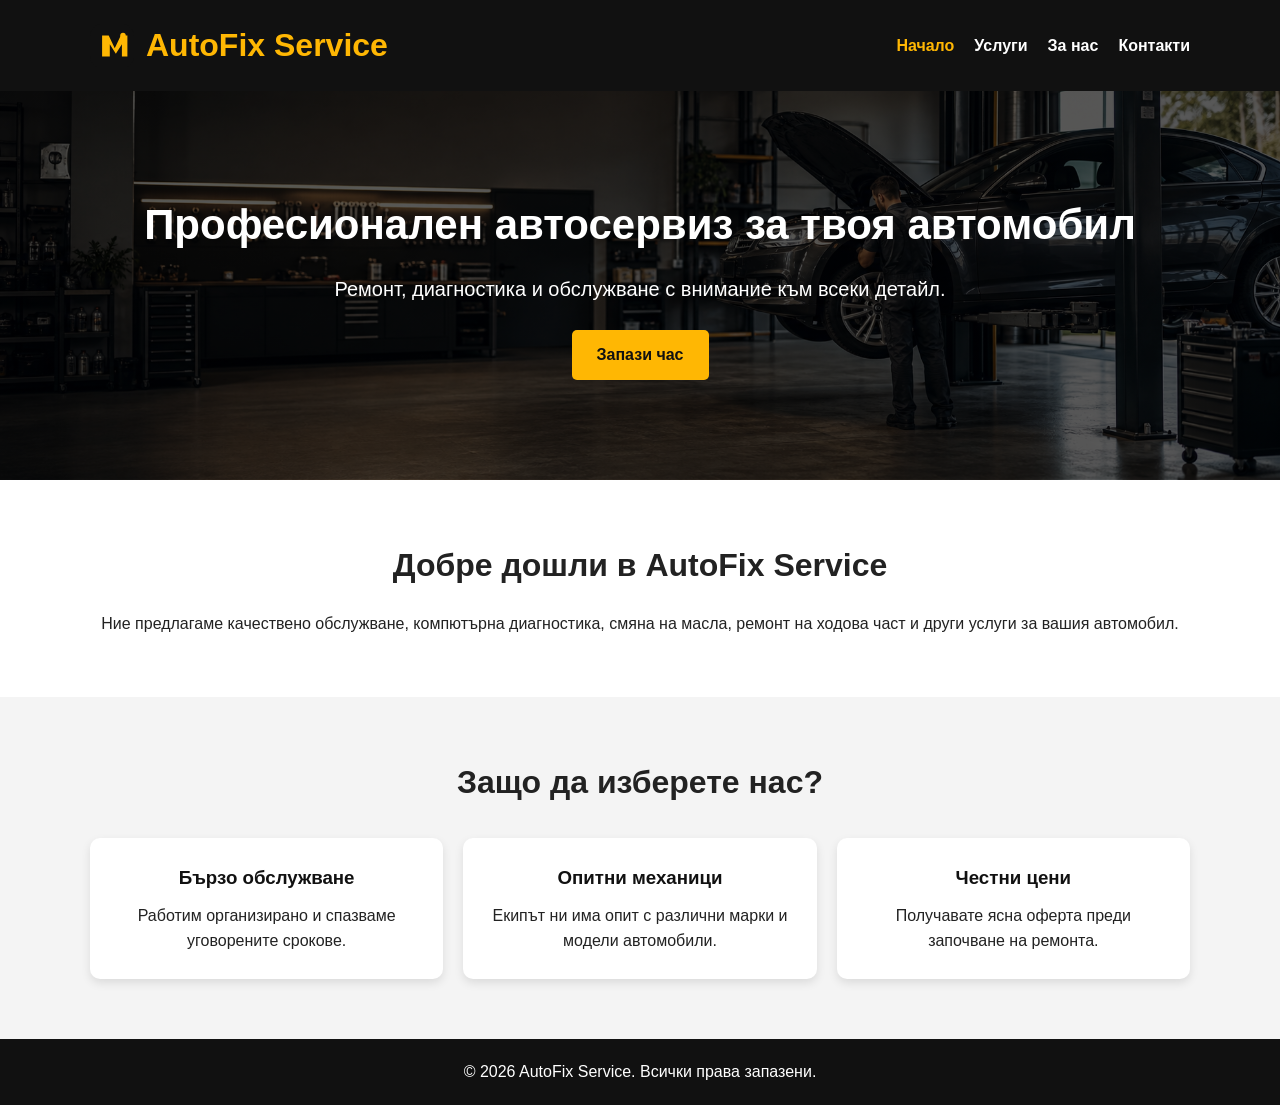
<file: index.html>
<!DOCTYPE html>
<html lang="bg">
<head>
    <meta charset="UTF-8">
    <meta name="viewport" content="width=device-width, initial-scale=1.0">
    <title>AutoFix Service | Автосервиз</title>
    <meta property="og:title" content="AutoFix Service | Автосервиз">
    <meta property="og:description" content="Професионален автосервиз с качествено обслужване и бързи ремонти.">
    <meta property="og:image" content="images/logo.svg">
    <meta property="twitter:card" content="summary_large_image">

    <!-- Връзка към CSS файла -->
    <link rel="icon" href="images/favicon.svg">
    <link rel="stylesheet" href="css/styles.css">
</head>
<body>

    <!-- Header / Горна част -->
    <header>
        <div class="container">
            <a href="index.html" class="logo" aria-label="AutoFix Service">
                <img src="images/logo.svg" alt="Лого AutoFix Service" class="site-logo-image">
                <span>AutoFix Service</span>
            </a>

            <nav>
                <ul>
                    <li><a class="active" href="index.html">Начало</a></li>
                    <li><a href="services.html">Услуги</a></li>
                    <li><a href="about.html">За нас</a></li>
                    <li><a href="contact.html">Контакти</a></li>
                </ul>
            </nav>
        </div>
    </header>

    <!-- Hero секция -->
    <section class="hero">
        <div class="container">
            <h2>Професионален автосервиз за твоя автомобил</h2>
            <p>Ремонт, диагностика и обслужване с внимание към всеки детайл.</p>
            <a href="contact.html" class="btn">Запази час</a>
        </div>
    </section>

    <!-- Основно съдържание -->
    <main>
        <section class="intro">
            <div class="container">
                <h2>Добре дошли в AutoFix Service</h2>
                <p>
                    Ние предлагаме качествено обслужване, компютърна диагностика,
                    смяна на масла, ремонт на ходова част и други услуги за вашия автомобил.
                </p>
            </div>
        </section>

        <section class="features">
            <div class="container">
                <h2>Защо да изберете нас?</h2>

                <div class="cards">
                    <div class="card">
                        <h3>Бързо обслужване</h3>
                        <p>Работим организирано и спазваме уговорените срокове.</p>
                    </div>

                    <div class="card">
                        <h3>Опитни механици</h3>
                        <p>Екипът ни има опит с различни марки и модели автомобили.</p>
                    </div>

                    <div class="card">
                        <h3>Честни цени</h3>
                        <p>Получавате ясна оферта преди започване на ремонта.</p>
                    </div>
                </div>
            </div>
        </section>
    </main>

    <!-- Footer / Долна част -->
    <footer>
        <div class="container">
            <p>&copy; 2026 AutoFix Service. Всички права запазени.</p>
        </div>
    </footer>

    <!-- Връзка към JavaScript файла -->
    <script src="js/scripts.js"></script>
</body>
</html>
</file>
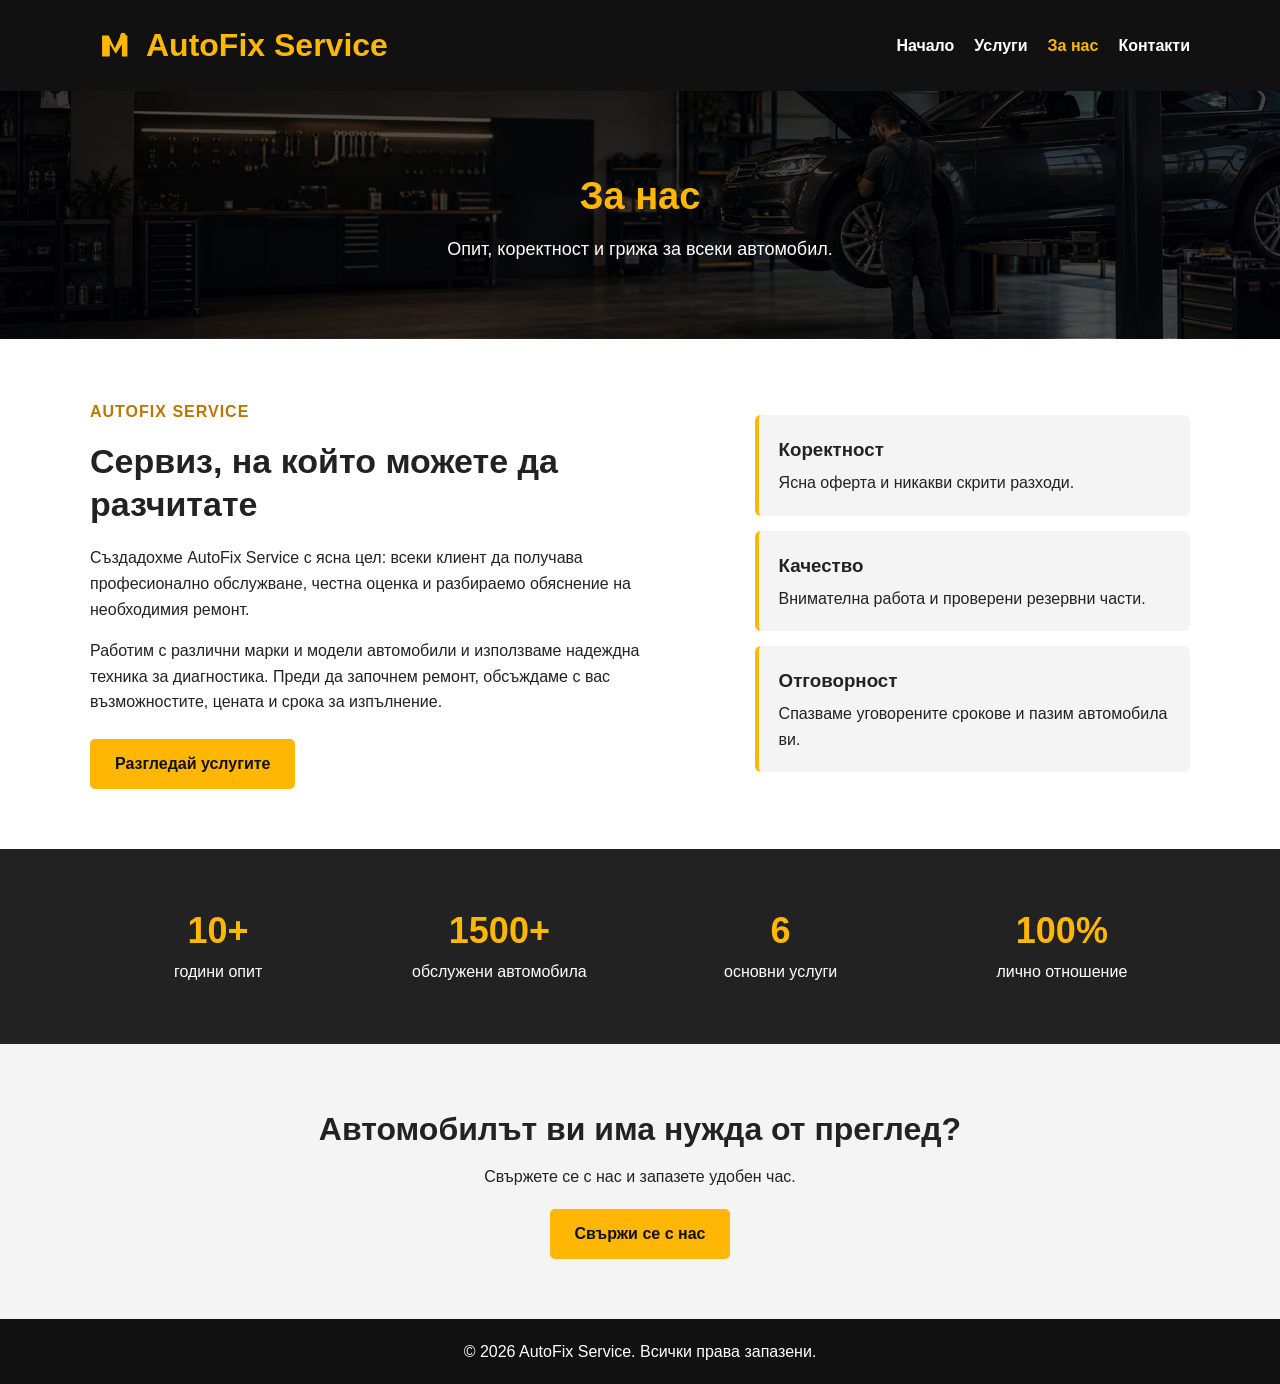
<file: about.html>
<!DOCTYPE html>
<html lang="bg">
<head>
    <meta charset="UTF-8">
    <meta name="viewport" content="width=device-width, initial-scale=1.0">
    <title>За нас | AutoFix Service</title>
    <meta property="og:title" content="За нас | AutoFix Service">
    <meta property="og:description" content="Професионален автосервиз с качествено обслужване и бързи ремонти.">
    <meta property="og:image" content="images/logo.svg">
    <meta property="twitter:card" content="summary_large_image">
    <link rel="icon" href="images/favicon.svg">
    <link rel="stylesheet" href="css/styles.css">
</head>
<body>
    <header>
        <div class="container">
            <a href="index.html" class="logo" aria-label="AutoFix Service">
                <img src="images/logo.svg" alt="Лого AutoFix Service" class="site-logo-image">
                <span>AutoFix Service</span>
            </a>

            <nav>
                <ul>
                    <li><a href="index.html">Начало</a></li>
                    <li><a href="services.html">Услуги</a></li>
                    <li><a class="active" href="about.html">За нас</a></li>
                    <li><a href="contact.html">Контакти</a></li>
                </ul>
            </nav>
        </div>
    </header>

    <main>
        <section class="page-hero">
            <div class="container">
                <h2>За нас</h2>
                <p>Опит, коректност и грижа за всеки автомобил.</p>
            </div>
        </section>

        <section class="about-section">
            <div class="container about-content">
                <div class="about-text">
                    <p class="section-label">AutoFix Service</p>
                    <h2>Сервиз, на който можете да разчитате</h2>
                    <p>
                        Създадохме AutoFix Service с ясна цел: всеки клиент да получава
                        професионално обслужване, честна оценка и разбираемо обяснение
                        на необходимия ремонт.
                    </p>
                    <p>
                        Работим с различни марки и модели автомобили и използваме
                        надеждна техника за диагностика. Преди да започнем ремонт,
                        обсъждаме с вас възможностите, цената и срока за изпълнение.
                    </p>
                    <a href="services.html" class="btn">Разгледай услугите</a>
                </div>

                <div class="about-values">
                    <article>
                        <h3>Коректност</h3>
                        <p>Ясна оферта и никакви скрити разходи.</p>
                    </article>
                    <article>
                        <h3>Качество</h3>
                        <p>Внимателна работа и проверени резервни части.</p>
                    </article>
                    <article>
                        <h3>Отговорност</h3>
                        <p>Спазваме уговорените срокове и пазим автомобила ви.</p>
                    </article>
                </div>
            </div>
        </section>

        <section class="stats-section">
            <div class="container stats-grid">
                <div class="stat">
                    <strong>10+</strong>
                    <span>години опит</span>
                </div>
                <div class="stat">
                    <strong>1500+</strong>
                    <span>обслужени автомобила</span>
                </div>
                <div class="stat">
                    <strong>6</strong>
                    <span>основни услуги</span>
                </div>
                <div class="stat">
                    <strong>100%</strong>
                    <span>лично отношение</span>
                </div>
            </div>
        </section>

        <section class="about-cta">
            <div class="container">
                <h2>Автомобилът ви има нужда от преглед?</h2>
                <p>Свържете се с нас и запазете удобен час.</p>
                <a href="contact.html" class="btn">Свържи се с нас</a>
            </div>
        </section>
    </main>

    <footer>
        <div class="container">
            <p>&copy; 2026 AutoFix Service. Всички права запазени.</p>
        </div>
    </footer>
</body>
</html>
</file>
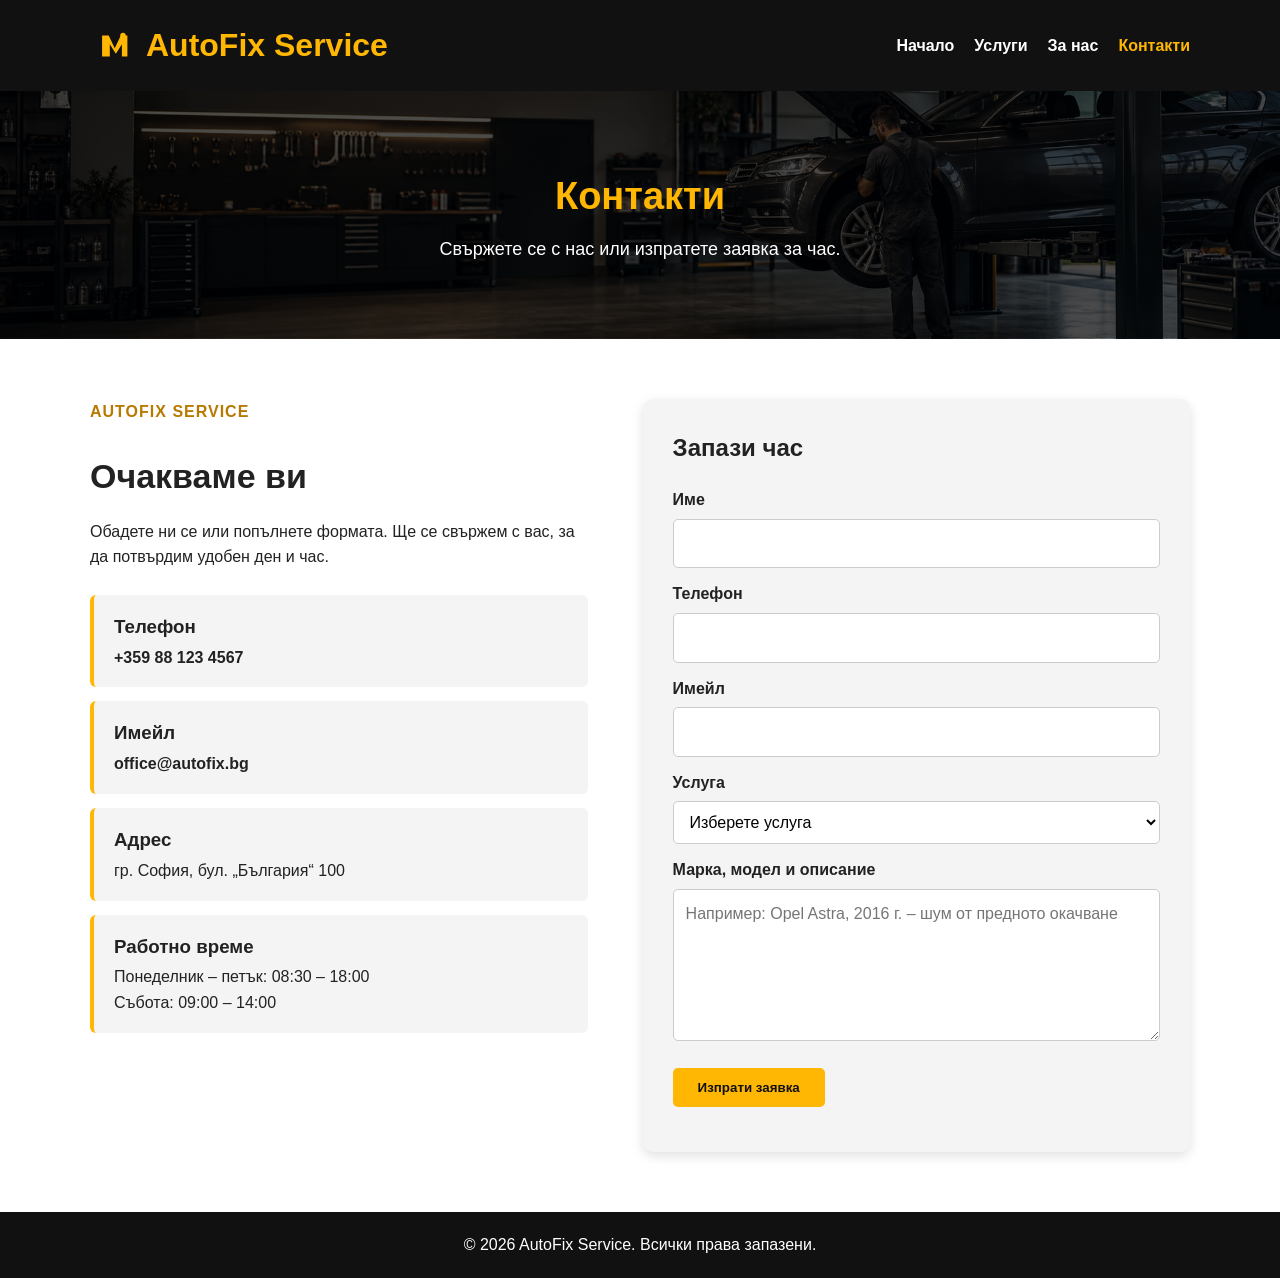
<file: contact.html>
<!DOCTYPE html>
<html lang="bg">
<head>
    <meta charset="UTF-8">
    <meta name="viewport" content="width=device-width, initial-scale=1.0">
    <title>Контакти | AutoFix Service</title>
    <meta property="og:title" content="Контакти | AutoFix Service">
    <meta property="og:description" content="Професионален автосервиз с качествено обслужване и бързи ремонти.">
    <meta property="og:image" content="images/logo.svg">
    <meta property="twitter:card" content="summary_large_image">
    <link rel="icon" href="images/favicon.svg">
    <link rel="stylesheet" href="css/styles.css">
</head>
<body>
    <header>
        <div class="container">
            <a href="index.html" class="logo" aria-label="AutoFix Service">
                <img src="images/logo.svg" alt="Лого AutoFix Service" class="site-logo-image">
                <span>AutoFix Service</span>
            </a>

            <nav>
                <ul>
                    <li><a href="index.html">Начало</a></li>
                    <li><a href="services.html">Услуги</a></li>
                    <li><a href="about.html">За нас</a></li>
                    <li><a class="active" href="contact.html">Контакти</a></li>
                </ul>
            </nav>
        </div>
    </header>

    <main>
        <section class="page-hero">
            <div class="container">
                <h2>Контакти</h2>
                <p>Свържете се с нас или изпратете заявка за час.</p>
            </div>
        </section>

        <section class="contact-section">
            <div class="container contact-layout">
                <div class="contact-info">
                    <p class="section-label">AutoFix Service</p>
                    <h2>Очакваме ви</h2>
                    <p>
                        Обадете ни се или попълнете формата. Ще се свържем с вас,
                        за да потвърдим удобен ден и час.
                    </p>

                    <div class="contact-list">
                        <article>
                            <h3>Телефон</h3>
                            <a href="tel:+359881234567">+359 88 123 4567</a>
                        </article>
                        <article>
                            <h3>Имейл</h3>
                            <a href="mailto:office@autofix.bg">office@autofix.bg</a>
                        </article>
                        <article>
                            <h3>Адрес</h3>
                            <p>гр. София, бул. „България“ 100</p>
                        </article>
                        <article>
                            <h3>Работно време</h3>
                            <p>Понеделник – петък: 08:30 – 18:00</p>
                            <p>Събота: 09:00 – 14:00</p>
                        </article>
                    </div>
                </div>

                <form class="contact-form" id="booking-form">
                    <h2>Запази час</h2>

                    <label for="name">Име</label>
                    <input type="text" id="name" name="name" autocomplete="name" required>

                    <label for="phone">Телефон</label>
                    <input type="tel" id="phone" name="phone" autocomplete="tel" required>

                    <label for="email">Имейл</label>
                    <input type="email" id="email" name="email" autocomplete="email">

                    <label for="service">Услуга</label>
                    <select id="service" name="service" required>
                        <option value="">Изберете услуга</option>
                        <option>Компютърна диагностика</option>
                        <option>Смяна на масло и филтри</option>
                        <option>Спирачна система</option>
                        <option>Ходова част</option>
                        <option>Гуми и баланс</option>
                        <option>Климатична система</option>
                    </select>

                    <label for="message">Марка, модел и описание</label>
                    <textarea id="message" name="message" rows="5"
                              placeholder="Например: Opel Astra, 2016 г. – шум от предното окачване"></textarea>

                    <button type="submit" class="btn">Изпрати заявка</button>
                    <p class="form-message" id="form-message" aria-live="polite"></p>
                </form>
            </div>
        </section>
    </main>

    <footer>
        <div class="container">
            <p>&copy; 2026 AutoFix Service. Всички права запазени.</p>
        </div>
    </footer>

    <script src="js/scripts.js"></script>
</body>
</html>
</file>
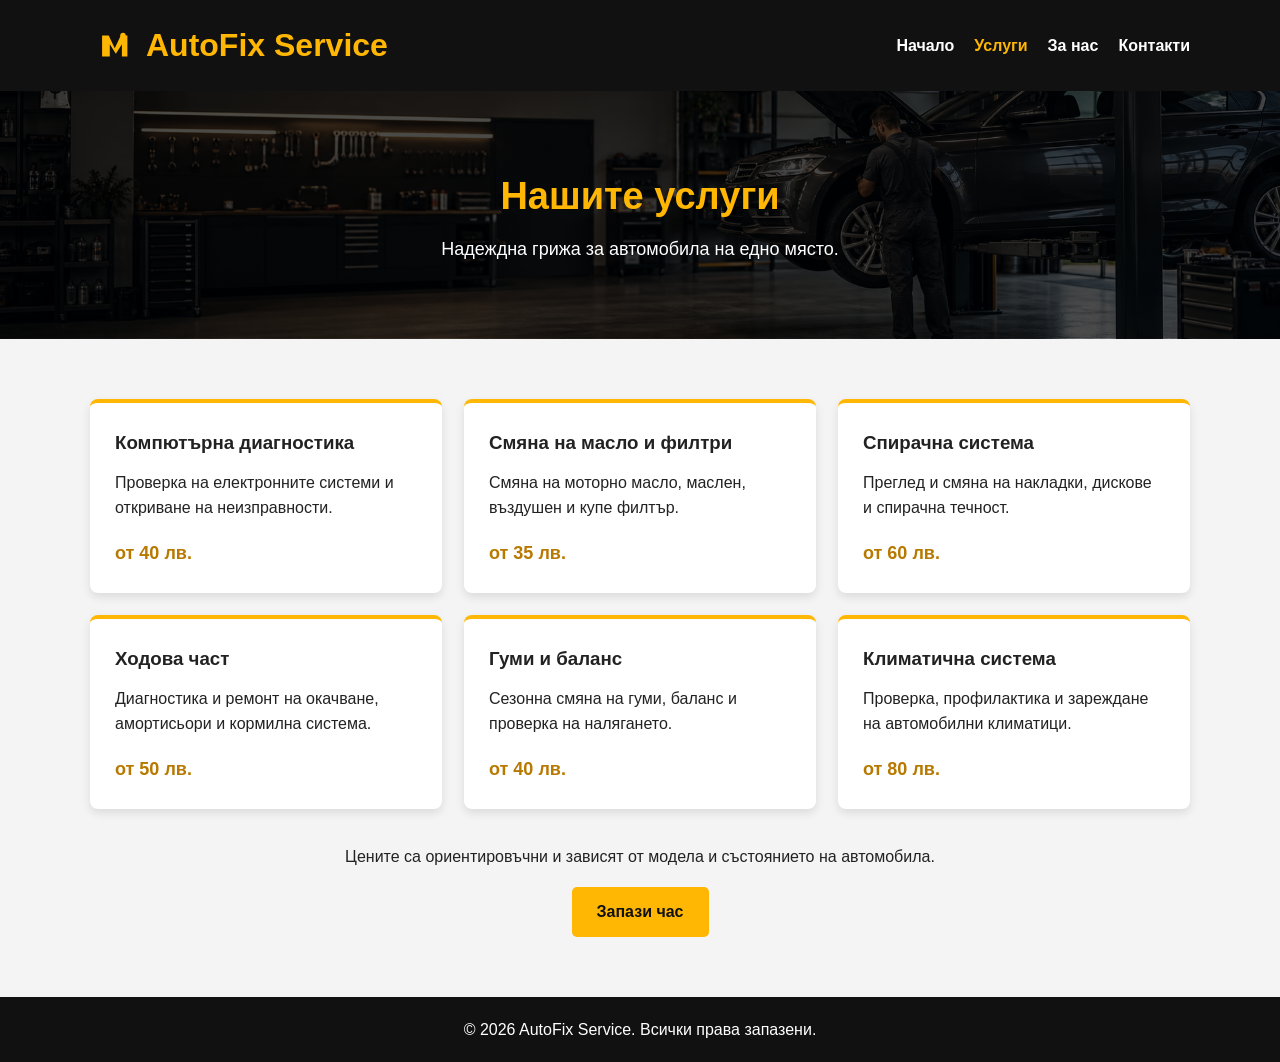
<file: services.html>
<!DOCTYPE html>
<html lang="bg">
<head>
    <meta charset="UTF-8">
    <meta name="viewport" content="width=device-width, initial-scale=1.0">
    <title>Услуги | AutoFix Service</title>
    <meta property="og:title" content="Услуги | AutoFix Service">
    <meta property="og:description" content="Професионален автосервиз с качествено обслужване и бързи ремонти.">
    <meta property="og:image" content="images/logo.svg">
    <meta property="twitter:card" content="summary_large_image">
    <link rel="icon" href="images/favicon.svg">
    <link rel="stylesheet" href="css/styles.css">
</head>
<body>
    <header>
        <div class="container">
            <a href="index.html" class="logo" aria-label="AutoFix Service">
                <img src="images/logo.svg" alt="Лого AutoFix Service" class="site-logo-image">
                <span>AutoFix Service</span>
            </a>

            <nav>
                <ul>
                    <li><a href="index.html">Начало</a></li>
                    <li><a class="active" href="services.html">Услуги</a></li>
                    <li><a href="about.html">За нас</a></li>
                    <li><a href="contact.html">Контакти</a></li>
                </ul>
            </nav>
        </div>
    </header>

    <main>
        <section class="page-hero">
            <div class="container">
                <h2>Нашите услуги</h2>
                <p>Надеждна грижа за автомобила на едно място.</p>
            </div>
        </section>

        <section class="services-section">
            <div class="container">
                <div class="service-grid">
                    <article class="service-card">
                        <h3>Компютърна диагностика</h3>
                        <p>Проверка на електронните системи и откриване на неизправности.</p>
                        <strong>от 40 лв.</strong>
                    </article>

                    <article class="service-card">
                        <h3>Смяна на масло и филтри</h3>
                        <p>Смяна на моторно масло, маслен, въздушен и купе филтър.</p>
                        <strong>от 35 лв.</strong>
                    </article>

                    <article class="service-card">
                        <h3>Спирачна система</h3>
                        <p>Преглед и смяна на накладки, дискове и спирачна течност.</p>
                        <strong>от 60 лв.</strong>
                    </article>

                    <article class="service-card">
                        <h3>Ходова част</h3>
                        <p>Диагностика и ремонт на окачване, амортисьори и кормилна система.</p>
                        <strong>от 50 лв.</strong>
                    </article>

                    <article class="service-card">
                        <h3>Гуми и баланс</h3>
                        <p>Сезонна смяна на гуми, баланс и проверка на налягането.</p>
                        <strong>от 40 лв.</strong>
                    </article>

                    <article class="service-card">
                        <h3>Климатична система</h3>
                        <p>Проверка, профилактика и зареждане на автомобилни климатици.</p>
                        <strong>от 80 лв.</strong>
                    </article>
                </div>

                <div class="service-note">
                    <p>Цените са ориентировъчни и зависят от модела и състоянието на автомобила.</p>
                    <a href="contact.html" class="btn">Запази час</a>
                </div>
            </div>
        </section>
    </main>

    <footer>
        <div class="container">
            <p>&copy; 2026 AutoFix Service. Всички права запазени.</p>
        </div>
    </footer>
</body>
</html>
</file>
<file: css/styles.css>
* {
    margin: 0;
    padding: 0;
    box-sizing: border-box;
}

body {
    font-family: Arial, sans-serif;
    background: #f4f4f4;
    color: #222;
    line-height: 1.6;
    overflow-x: hidden;
}

.container {
    width: 90%;
    max-width: 1100px;
    margin: 0 auto;
}

/* Header */
header {
    background: #111;
    color: white;
    padding: 20px 0;
}

header .container {
    display: flex;
    justify-content: space-between;
    align-items: center;
}

header h1,
header .logo {
    color: #ffb703;
    font-size: 2rem;
    font-weight: 700;
    text-decoration: none;
}

header .logo {
    display: inline-flex;
    align-items: center;
    gap: 12px;
}

.site-logo-image {
    width: 44px;
    height: 44px;
    border-radius: 12px;
    display: inline-block;
}

nav ul {
    list-style: none;
    display: flex;
    gap: 20px;
}

nav a {
    color: white;
    text-decoration: none;
    font-weight: bold;
}

nav a:hover {
    color: #ffb703;
}

nav a.active {
    color: #ffb703;
}

/* Hero */
.hero {
    background: linear-gradient(rgba(0,0,0,0.65), rgba(0,0,0,0.65)),
                url("../images/hero-autoservice.png");
    background-size: cover;
    background-position: center;
    color: white;
    padding: 100px 0;
    text-align: center;
}

.hero h2 {
    font-size: 42px;
    margin-bottom: 15px;
}

.hero p {
    font-size: 20px;
    margin-bottom: 25px;
}

.btn {
    display: inline-block;
    background: #ffb703;
    color: #111;
    padding: 12px 25px;
    text-decoration: none;
    border-radius: 5px;
    font-weight: bold;
}

.btn:hover {
    background: #e09f00;
}

/* Sections */
section {
    padding: 60px 0;
}

.intro {
    background: white;
    text-align: center;
}

.intro h2,
.features h2 {
    margin-bottom: 20px;
    font-size: 32px;
}

.features {
    background: #f4f4f4;
    text-align: center;
}

.cards {
    display: flex;
    gap: 20px;
    margin-top: 30px;
}

.card {
    background: white;
    padding: 25px;
    border-radius: 10px;
    flex: 1;
    box-shadow: 0 4px 10px rgba(0,0,0,0.1);
}

.card h3 {
    margin-bottom: 10px;
    color: #111;
}

/* Inner pages */
.page-hero {
    background: linear-gradient(rgba(0,0,0,0.7), rgba(0,0,0,0.7)),
                url("../images/hero-autoservice.png");
    background-size: cover;
    background-position: center;
    color: white;
    padding: 75px 0;
    text-align: center;
}

.page-hero h2 {
    color: #ffb703;
    font-size: 38px;
    margin-bottom: 8px;
}

.page-hero p {
    font-size: 18px;
}

.services-section {
    background: #f4f4f4;
}

.service-grid {
    display: grid;
    grid-template-columns: repeat(3, 1fr);
    gap: 22px;
}

.service-card {
    background: white;
    border-top: 4px solid #ffb703;
    border-radius: 8px;
    padding: 25px;
    box-shadow: 0 4px 10px rgba(0,0,0,0.1);
}

.service-card h3 {
    margin-bottom: 12px;
}

.service-card p {
    margin-bottom: 18px;
}

.service-card strong {
    color: #b87900;
    font-size: 18px;
}

.service-note {
    margin-top: 35px;
    text-align: center;
}

.service-note p {
    margin-bottom: 18px;
}

.about-section {
    background: white;
}

.about-content {
    display: grid;
    grid-template-columns: 1.4fr 1fr;
    gap: 55px;
    align-items: center;
}

.section-label {
    color: #b87900;
    font-weight: bold;
    letter-spacing: 1px;
    margin-bottom: 5px;
    text-transform: uppercase;
}

.about-text h2 {
    font-size: 34px;
    line-height: 1.25;
    margin-bottom: 20px;
}

.about-text p {
    margin-bottom: 16px;
}

.about-text .btn {
    margin-top: 8px;
}

.about-values {
    display: grid;
    gap: 15px;
}

.about-values article {
    background: #f4f4f4;
    border-left: 4px solid #ffb703;
    border-radius: 6px;
    padding: 20px;
}

.about-values h3 {
    margin-bottom: 5px;
}

.stats-section {
    background: #222;
    color: white;
}

.stats-grid {
    display: grid;
    grid-template-columns: repeat(4, 1fr);
    gap: 25px;
    text-align: center;
}

.stat strong,
.stat span {
    display: block;
}

.stat strong {
    color: #ffb703;
    font-size: 36px;
    line-height: 1.2;
}

.stat span {
    margin-top: 7px;
}

.about-cta {
    background: #f4f4f4;
    text-align: center;
}

.about-cta h2 {
    font-size: 32px;
    margin-bottom: 8px;
}

.about-cta p {
    margin-bottom: 20px;
}

.contact-section {
    background: white;
}

.contact-layout {
    display: grid;
    grid-template-columns: 1fr 1.1fr;
    gap: 55px;
    align-items: start;
}

.contact-info > h2 {
    font-size: 34px;
    margin-bottom: 15px;
}

.contact-info > p {
    margin-bottom: 25px;
}

.contact-list {
    display: grid;
    gap: 14px;
}

.contact-list article {
    background: #f4f4f4;
    border-left: 4px solid #ffb703;
    border-radius: 6px;
    padding: 17px 20px;
}

.contact-list h3 {
    margin-bottom: 3px;
}

.contact-list a {
    color: #222;
    font-weight: bold;
    text-decoration: none;
    overflow-wrap: anywhere;
}

.contact-list a:hover {
    color: #b87900;
}

.contact-form {
    background: #f4f4f4;
    border-radius: 10px;
    padding: 30px;
    box-shadow: 0 4px 12px rgba(0,0,0,0.12);
}

.contact-form h2 {
    margin-bottom: 20px;
}

.contact-form label {
    display: block;
    font-weight: bold;
    margin: 13px 0 6px;
}

.contact-form input,
.contact-form select,
.contact-form textarea {
    width: 100%;
    border: 1px solid #ccc;
    border-radius: 5px;
    background: white;
    font: inherit;
    padding: 11px 12px;
}

.contact-form textarea {
    resize: vertical;
}

.contact-form input:focus,
.contact-form select:focus,
.contact-form textarea:focus {
    border-color: #b87900;
    outline: 2px solid rgba(255,183,3,0.25);
}

.contact-form .btn {
    border: 0;
    cursor: pointer;
    margin-top: 20px;
}

.form-message {
    color: #16713c;
    font-weight: bold;
    margin-top: 15px;
}

/* Footer */
footer {
    background: #111;
    color: white;
    text-align: center;
    padding: 20px 0;
}

/* Mobile */
@media (max-width: 768px) {
    section {
        padding: 45px 0;
    }

    header .container {
        flex-direction: column;
        gap: 15px;
    }

    nav ul {
        flex-direction: column;
        text-align: center;
        gap: 10px;
    }

    .hero h2 {
        font-size: 30px;
    }

    .hero {
        padding: 70px 0;
    }

    .page-hero {
        padding: 55px 0;
    }

    .page-hero h2 {
        font-size: 32px;
    }

    .cards {
        flex-direction: column;
    }

    .service-grid {
        grid-template-columns: 1fr;
    }

    .about-content,
    .stats-grid,
    .contact-layout {
        grid-template-columns: 1fr;
    }

    .about-content {
        gap: 35px;
    }

    .about-text h2,
    .about-cta h2,
    .contact-info > h2 {
        font-size: 28px;
    }

    .contact-layout {
        gap: 35px;
    }

    .contact-form {
        padding: 22px;
    }
}

@media (max-width: 420px) {
    header h1 {
        font-size: 25px;
    }

    nav ul {
        gap: 7px;
    }

    .hero h2 {
        font-size: 27px;
        line-height: 1.25;
    }

    .hero p,
    .page-hero p {
        font-size: 17px;
    }

    .intro h2,
    .features h2 {
        font-size: 27px;
    }

    .card,
    .service-card {
        padding: 21px;
    }

    .contact-form input,
    .contact-form select,
    .contact-form textarea {
        font-size: 16px;
    }
}
</file>
